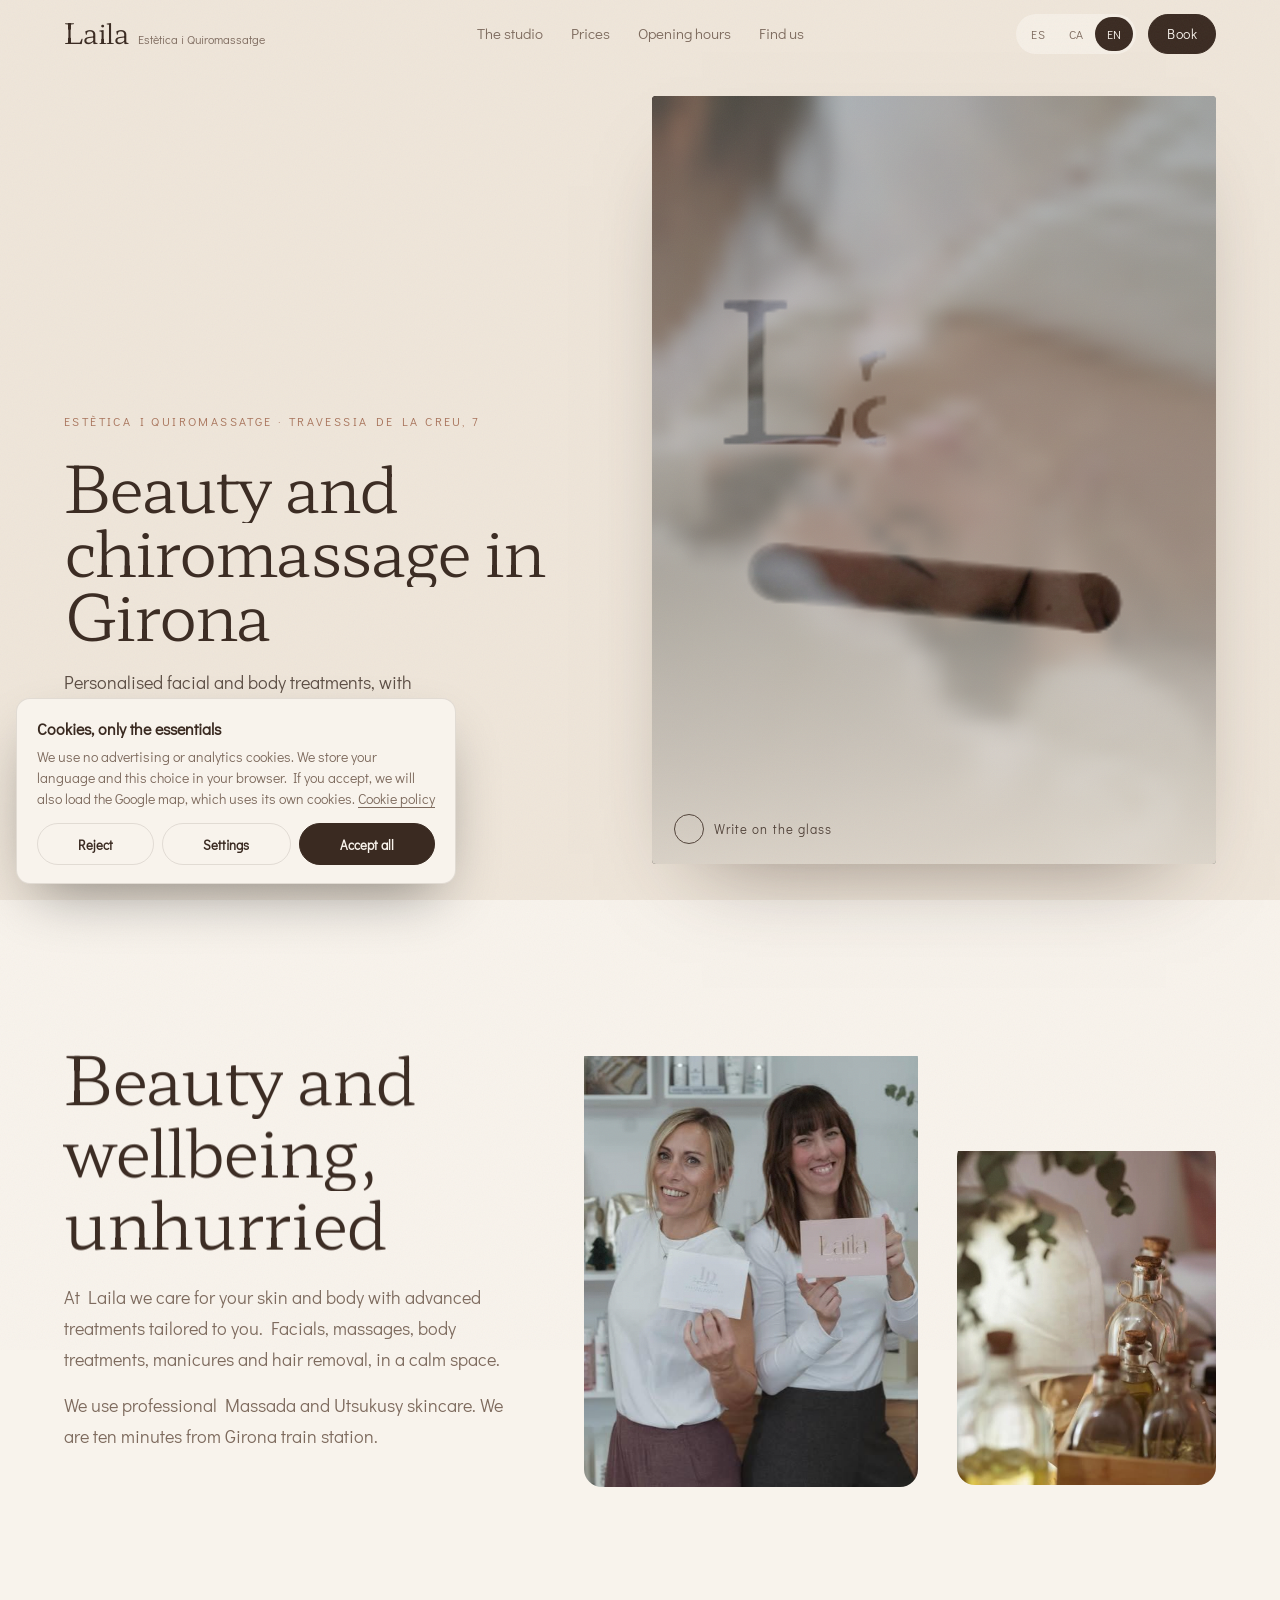
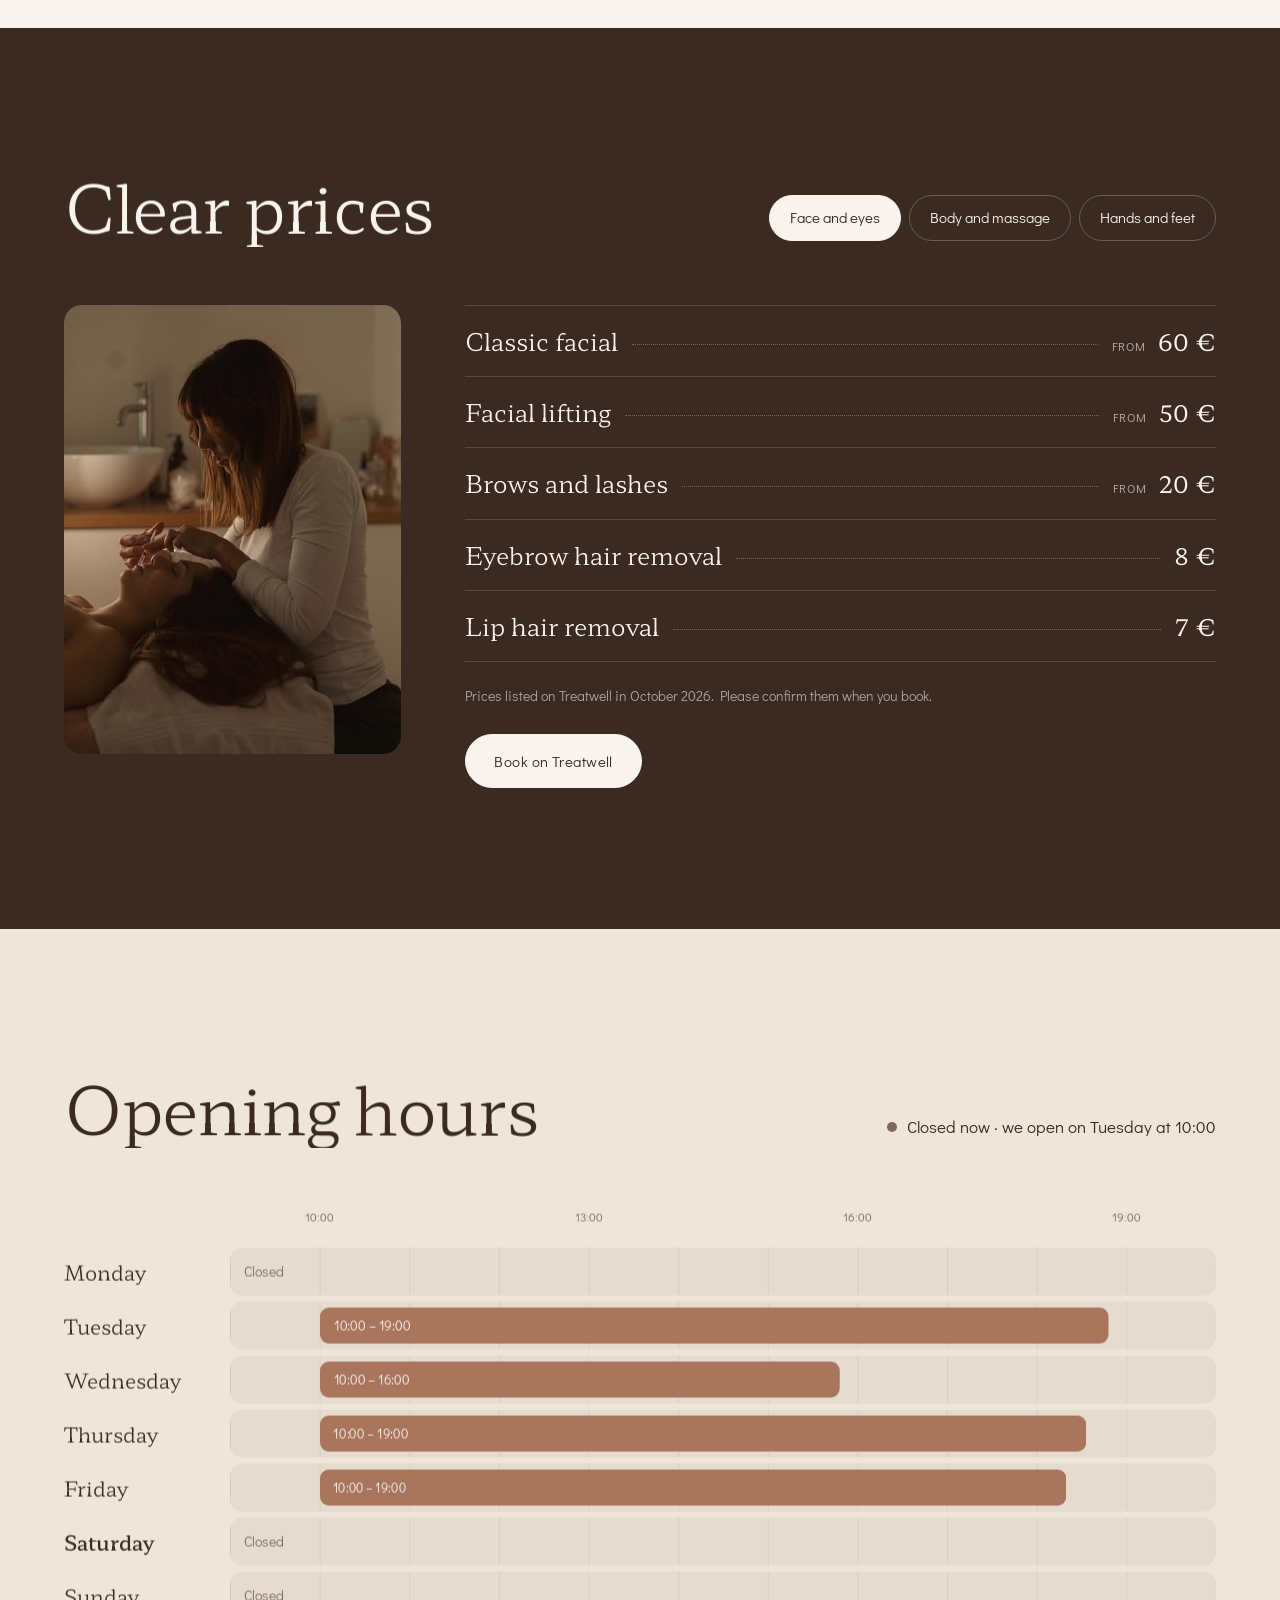
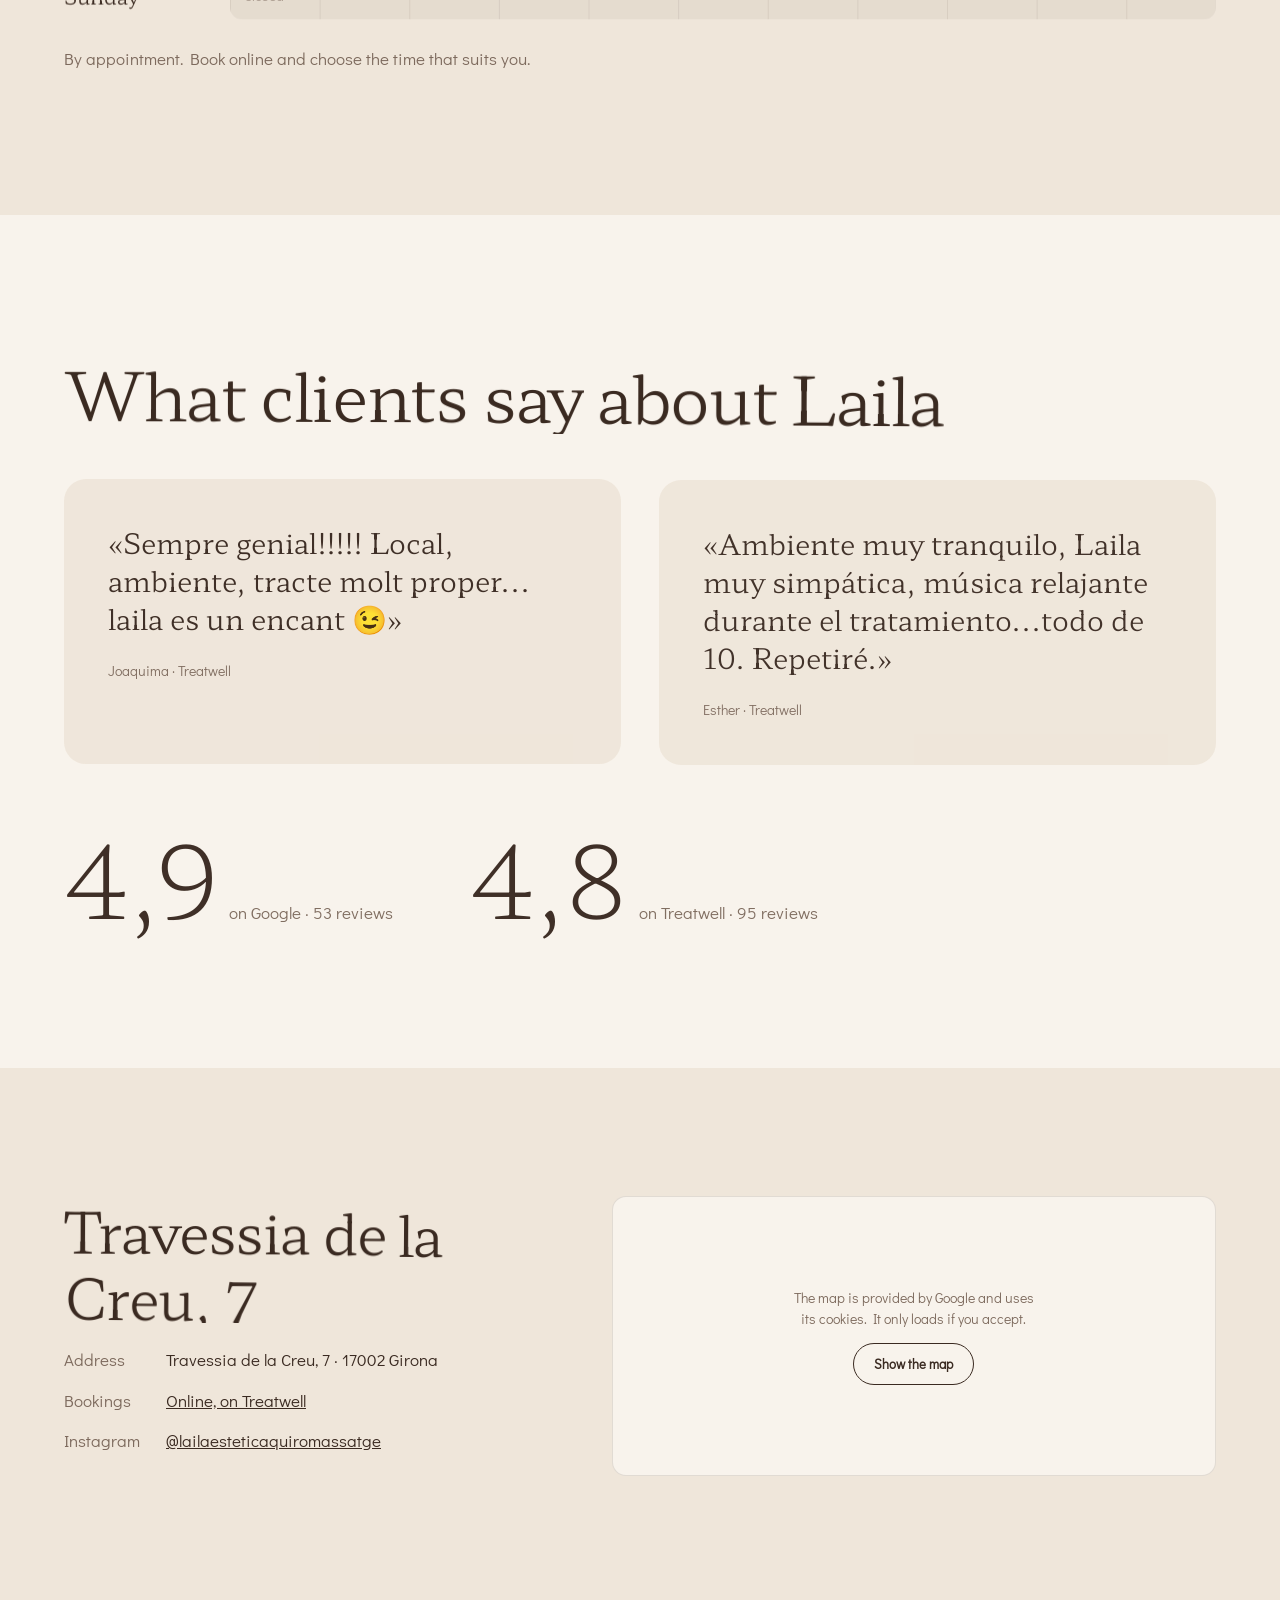
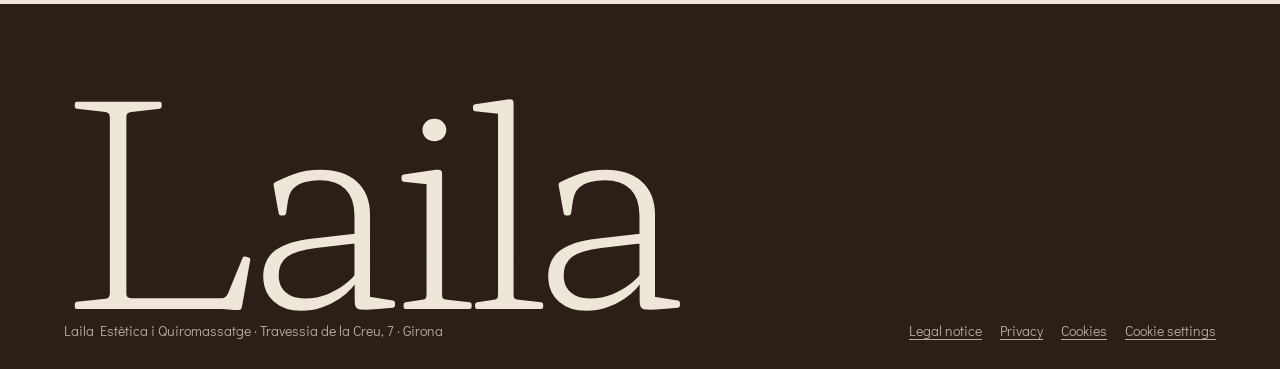
<file: index.html>
<!doctype html>
<html lang="es">
<head>
<meta charset="utf-8">
<meta name="viewport" content="width=device-width, initial-scale=1, viewport-fit=cover">
<title>Laila Estètica i Quiromassatge · Girona</title>
<meta name="description" content="Laila Estètica i Quiromassatge, Travessia de la Creu 7, Girona. Tratamientos faciales y corporales, masajes, manicura y depilación. Precios claros y reserva online en Treatwell. 4,9 en Google.">
<meta name="theme-color" content="#efe6da">
<link rel="icon" href="assets/favicon.svg" type="image/svg+xml">
<link rel="alternate" hreflang="es" href="?lang=es"><link rel="alternate" hreflang="ca" href="?lang=ca"><link rel="alternate" hreflang="en" href="?lang=en">
<meta property="og:title" content="Laila Estètica i Quiromassatge · Girona">
<meta property="og:description" content="Belleza y bienestar en Girona. Reserva online.">
<meta property="og:image" content="assets/img/masaje-facial.jpg">
<script>document.documentElement.classList.add('js')</script>
<link rel="stylesheet" href="css/fonts.css">
<link rel="stylesheet" href="css/premium.css">
<link rel="stylesheet" href="css/style.css">
<link rel="stylesheet" href="css/legal.css">
<script type="application/ld+json">
{"@context":"https://schema.org","@type":"BeautySalon","name":"Laila Estètica i Quiromassatge","address":{"@type":"PostalAddress","streetAddress":"Travessia de la Creu, 7","postalCode":"17002","addressLocality":"Girona","addressRegion":"Girona","addressCountry":"ES"},"aggregateRating":{"@type":"AggregateRating","ratingValue":"4.9","reviewCount":"53"},"openingHoursSpecification":[{"@type":"OpeningHoursSpecification","dayOfWeek":["Tuesday","Thursday","Friday"],"opens":"10:00","closes":"19:00"},{"@type":"OpeningHoursSpecification","dayOfWeek":"Wednesday","opens":"10:00","closes":"16:00"}],"sameAs":["https://www.instagram.com/lailaesteticaquiromassatge/","https://www.treatwell.es/establecimiento/laila-estetica-i-quiromassage/"]}
</script>
</head>
<body class="grain">
<a class="skip" href="#main" data-i18n="skip">Saltar al contenido</a>

<header class="top">
  <a class="brand" href="#main" aria-label="Laila Estètica i Quiromassatge, inicio"><b>Laila</b><small>Estètica i Quiromassatge</small></a>
  <nav class="nav" aria-label="Principal">
    <a href="#centro" data-i18n="n1">El centro</a>
    <a href="#precios" data-i18n="n2">Precios</a>
    <a href="#horario" data-i18n="n3">Horario</a>
    <a href="#visita" data-i18n="n4">Dónde estamos</a>
  </nav>
  <div class="top-r">
    <div class="langs" role="group" aria-label="Idioma"><button type="button" data-lang="es">ES</button><button type="button" data-lang="ca">CA</button><button type="button" data-lang="en">EN</button></div>
    <a class="btn btn-sm" href="https://www.treatwell.es/establecimiento/laila-estetica-i-quiromassage/" target="_blank" rel="noopener" data-mag data-i18n="book">Reservar</a>
  </div>
</header>

<main id="main">
  <!-- PORTADA: a la derecha, un cristal empañado sobre la foto en el que «Laila» se escribe solo; el cursor también escribe -->
  <section class="hero" id="hero" aria-labelledby="h1">
    <div class="glass" id="glass">
      <img class="hero-img" src="assets/img/masaje-facial.jpg" alt="Masaje facial a una clienta tumbada en la camilla" width="1200" height="1600" data-i18n-attr="alt:hA">
      <canvas class="fog" id="fog" aria-hidden="true"></canvas>
      <p class="hint" aria-hidden="true" data-i18n="hint">Escribe en el cristal</p>
    </div>
    <div class="hero-in">
      <div class="hero-txt">
        <p class="kick" data-hero data-d=".3">Estètica i Quiromassatge · Travessia de la Creu, 7</p>
        <h1 id="h1" data-split data-hero data-d=".4" data-i18n="h1">Estética y quiromasaje en Girona</h1>
        <p class="hero-p" data-hero data-d="1.05" data-i18n="hp">Tratamientos faciales y corporales personalizados, con resultados visibles desde la primera sesión.</p>
        <div class="hero-cta" data-hero data-d="1.15">
          <a class="btn" href="https://www.treatwell.es/establecimiento/laila-estetica-i-quiromassage/" target="_blank" rel="noopener" data-mag data-i18n="bookTw">Reservar en Treatwell</a>
          <a class="btn btn-line" href="#precios" data-mag data-i18n="see">Ver precios</a>
        </div>
        <p class="hero-rate" data-hero data-d="1.25"><b>4,9</b> Google <span>·</span> <b>4,8</b> Treatwell</p>
      </div>
    </div>
  </section>

  <!-- EL CENTRO -->
  <section class="centro" id="centro" aria-labelledby="c-h">
    <div class="c-txt">
      <h2 id="c-h" data-split data-i18n="ch">Belleza y bienestar, sin prisas</h2>
      <p data-up data-i18n="cp1">En Laila cuidamos tu piel y tu cuerpo con tratamientos avanzados y adaptados a ti. Faciales, masajes, tratamientos corporales, manicura y depilación, en un espacio tranquilo.</p>
      <p data-up data-i18n="cp2">Trabajamos con cosmética profesional de Massada y Utsukusy. Estamos a diez minutos de la estación de tren de Girona.</p>
    </div>
    <figure class="c1" data-img><img src="assets/img/equipo.jpg" alt="El equipo de Laila sonriendo con dos tarjetas regalo del centro" width="480" height="640" loading="lazy" data-i18n-attr="alt:cA1"></figure>
    <figure class="c2" data-img><img src="assets/img/aceites.jpg" alt="Botellas de aceite de masaje sobre una bandeja de madera" width="480" height="640" loading="lazy" data-i18n-attr="alt:cA2"></figure>
  </section>

  <!-- PRECIOS -->
  <section class="precios" id="precios" aria-labelledby="p-h">
    <div class="p-head">
      <h2 id="p-h" data-split data-i18n="ph">Precios claros</h2>
      <div class="tabs" role="tablist" aria-label="Categorías" data-i18n-attr="aria-label:tabsL">
        <button type="button" role="tab" id="tb0" aria-controls="pn0" aria-selected="true" data-i18n="tb0">Rostro y mirada</button>
        <button type="button" role="tab" id="tb1" aria-controls="pn1" aria-selected="false" tabindex="-1" data-i18n="tb1">Cuerpo y masajes</button>
        <button type="button" role="tab" id="tb2" aria-controls="pn2" aria-selected="false" tabindex="-1" data-i18n="tb2">Manos y pies</button>
      </div>
    </div>
    <div class="p-body">
      <div class="p-img" aria-hidden="true">
        <img class="on" src="assets/img/facial.jpg" alt="" width="480" height="640" loading="lazy">
        <img src="assets/img/piernas.jpg" alt="" width="480" height="640" loading="lazy">
        <img src="assets/img/manicura.jpg" alt="" width="480" height="640" loading="lazy">
      </div>
      <div class="panels">
        <ul class="pl" role="tabpanel" id="pn0" aria-labelledby="tb0">
          <li><span data-i18n="r1">Tratamiento facial clásico</span><i></i><b><small data-i18n="from">desde</small> 60 €</b></li>
          <li><span data-i18n="r2">Lifting facial</span><i></i><b><small data-i18n="from">desde</small> 50 €</b></li>
          <li><span data-i18n="r3">Cejas y pestañas</span><i></i><b><small data-i18n="from">desde</small> 20 €</b></li>
          <li><span data-i18n="r4">Depilación de cejas</span><i></i><b>8 €</b></li>
          <li><span data-i18n="r5">Depilación de labio</span><i></i><b>7 €</b></li>
        </ul>
        <ul class="pl" role="tabpanel" id="pn1" aria-labelledby="tb1" hidden>
          <li><span data-i18n="r6">Masajes</span><i></i><b><small data-i18n="from">desde</small> 55 €</b></li>
          <li><span data-i18n="r7">Tratamientos anticelulíticos</span><i></i><b><small data-i18n="from">desde</small> 75 €</b></li>
          <li><span data-i18n="r8">Depilación láser</span><i></i><b><small data-i18n="from">desde</small> 31 €</b></li>
        </ul>
        <ul class="pl" role="tabpanel" id="pn2" aria-labelledby="tb2" hidden>
          <li><span data-i18n="r9">Manicura básica</span><i></i><b>20 €</b></li>
          <li><span data-i18n="r10">Manicura semipermanente · 50 min</span><i></i><b>25 €</b></li>
          <li><span data-i18n="r11">Semipermanente con refuerzo</span><i></i><b>28 €</b></li>
          <li><span data-i18n="r12">Retirar semipermanente</span><i></i><b>10 €</b></li>
          <li><span data-i18n="r13">Pedicura</span><i></i><b><small data-i18n="from">desde</small> 25 €</b></li>
        </ul>
        <p class="p-note" data-i18n="pnote">Precios publicados en Treatwell en octubre de 2026. Confírmalos al reservar.</p>
        <a class="btn" href="https://www.treatwell.es/establecimiento/laila-estetica-i-quiromassage/" target="_blank" rel="noopener" data-mag data-i18n="bookTw">Reservar en Treatwell</a>
      </div>
    </div>
  </section>

  <!-- HORARIO: la semana en barras, con la hora de ahora marcada -->
  <section class="horario" id="horario" aria-labelledby="h-h">
    <div class="h-head">
      <h2 id="h-h" data-split data-i18n="hh">Horario</h2>
      <p class="now" id="now" aria-live="polite"></p>
    </div>
    <div class="week" id="week" data-up></div>
    <p class="h-note" data-i18n="hnote">Con cita previa. Reserva online y elige la hora que mejor te vaya.</p>
  </section>

  <!-- OPINIONES -->
  <section class="opiniones" aria-labelledby="o-h">
    <h2 id="o-h" data-split data-i18n="oh">Lo que dicen de Laila</h2>
    <div class="o-grid">
      <figure class="q" data-up><blockquote lang="ca"><p>«Sempre genial!!!!! Local, ambiente, tracte molt proper... laila es un encant 😉»</p></blockquote><figcaption>Joaquima · Treatwell</figcaption></figure>
      <figure class="q" data-up=".1"><blockquote lang="es"><p>«Ambiente muy tranquilo, Laila muy simpática, música relajante durante el tratamiento...todo de 10. Repetiré.»</p></blockquote><figcaption>Esther · Treatwell</figcaption></figure>
    </div>
    <ul class="o-rates" data-up>
      <li><b>4,9</b><span data-i18n="oG">en Google · 53 reseñas</span></li>
      <li><b>4,8</b><span data-i18n="oT">en Treatwell · 95 opiniones</span></li>
    </ul>
  </section>

  <!-- VISITA -->
  <section class="visita" id="visita" aria-labelledby="v-h">
    <div class="v-txt">
      <h2 id="v-h" data-split>Travessia de la Creu, 7</h2>
      <dl>
        <dt data-i18n="d1">Dirección</dt><dd>Travessia de la Creu, 7 · 17002 Girona</dd>
        <dt data-i18n="d2">Reservas</dt><dd><a href="https://www.treatwell.es/establecimiento/laila-estetica-i-quiromassage/" target="_blank" rel="noopener" data-i18n="d2v">Online, en Treatwell</a></dd>
        <dt>Instagram</dt><dd><a href="https://www.instagram.com/lailaesteticaquiromassatge/" target="_blank" rel="noopener">@lailaesteticaquiromassatge</a></dd>
      </dl>
    </div>
    <div class="cc-map v-map" data-src="https://www.google.com/maps?q=Laila+Est%C3%A8tica+i+Quiromassatge,+Travessia+de+la+Creu+7,+17002+Girona&output=embed" data-title="Mapa: Laila Estètica i Quiromassatge"></div>
  </section>
</main>

<footer class="foot">
  <p class="foot-word" aria-hidden="true">Laila</p>
  <div class="foot-row">
    <p>Laila Estètica i Quiromassatge · Travessia de la Creu, 7 · Girona</p>
    <nav class="foot-links" aria-label="Información legal">
      <a href="aviso-legal.html" data-i18n="lg1">Aviso legal</a>
      <a href="privacidad.html" data-i18n="lg2">Privacidad</a>
      <a href="cookies.html" data-i18n="lg3">Cookies</a>
      <button type="button" data-cookies-open data-i18n="lg4">Configurar cookies</button>
    </nav>
  </div>
</footer>

<script src="js/lang.js"></script>
<script src="js/i18n.js" data-site="laila-estetica-girona"></script>
<script src="js/consent.js" data-site="laila-estetica-girona"></script>
<script src="js/vendor/gsap.min.js"></script>
<script src="js/vendor/ScrollTrigger.min.js"></script>
<script src="js/vendor/lenis.min.js"></script>
<script src="js/premium.js"></script>
<script src="js/main.js"></script>
</body>
</html>
</file>
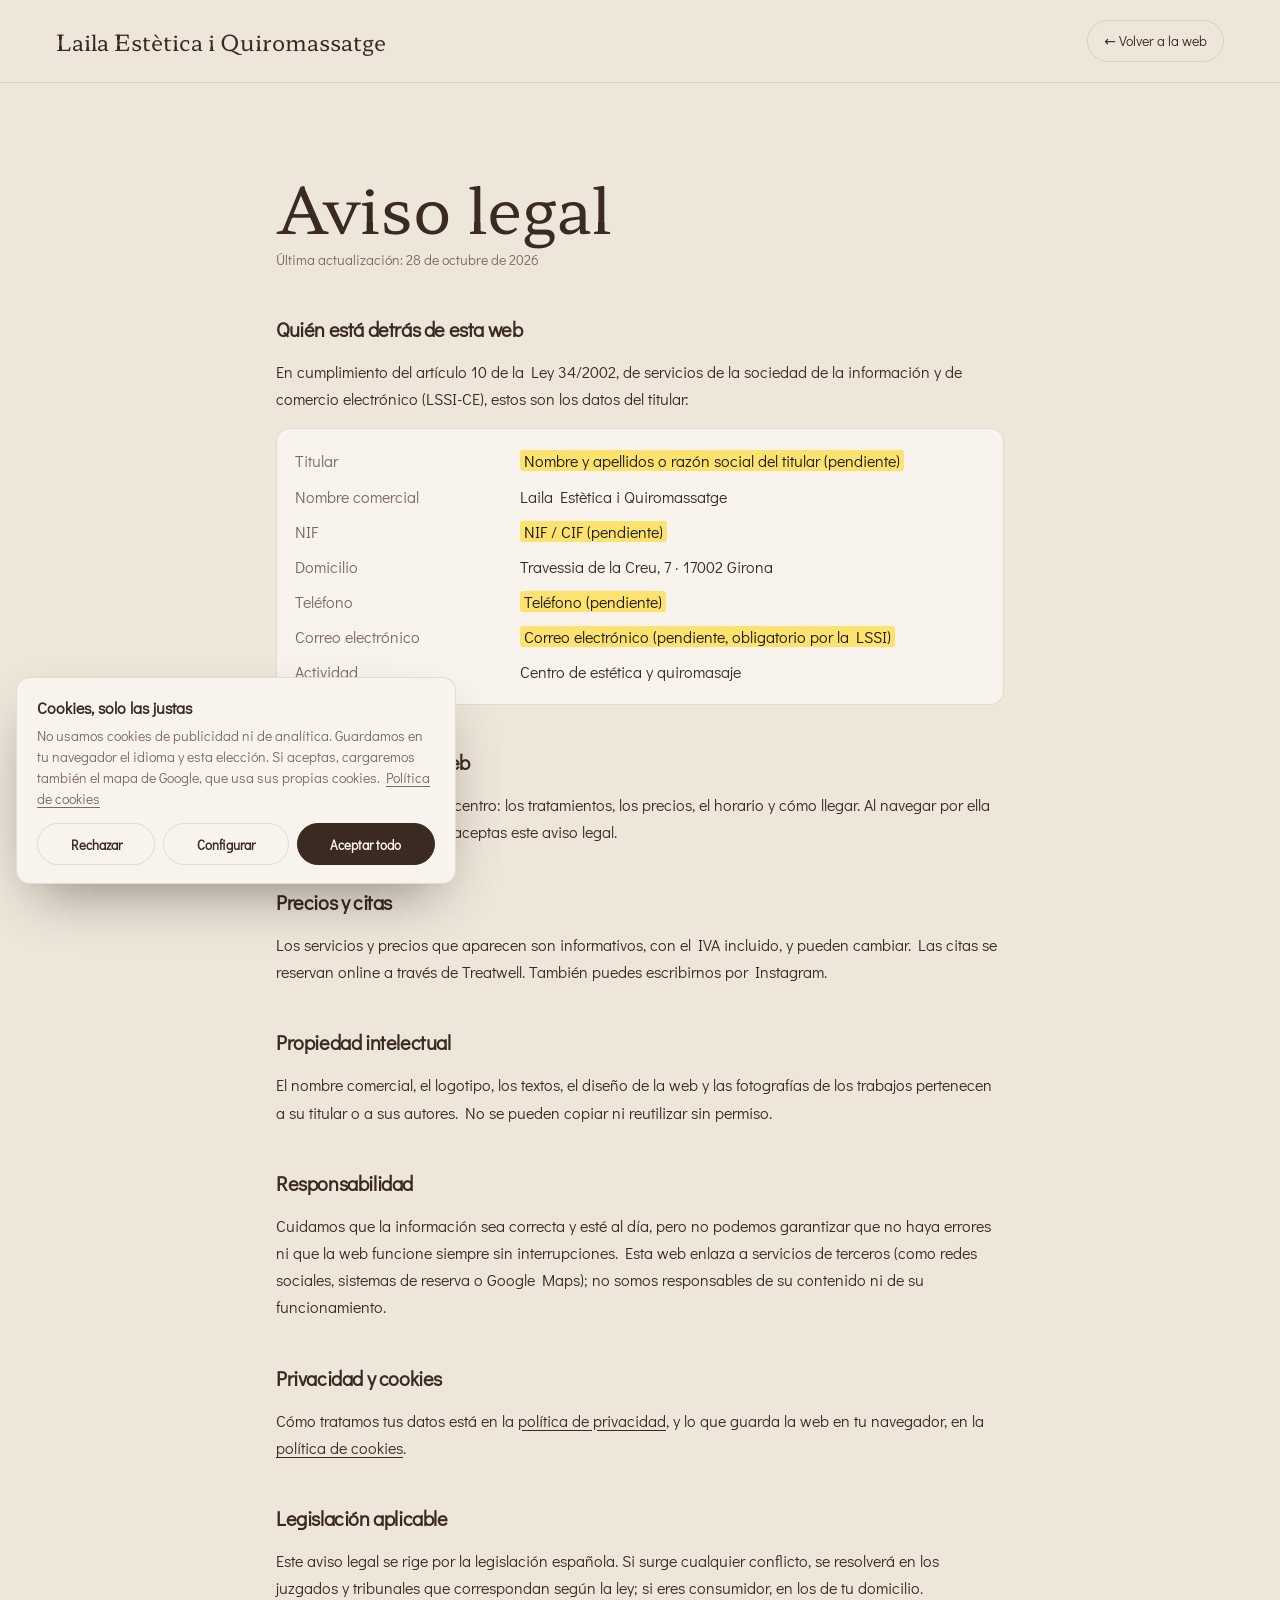
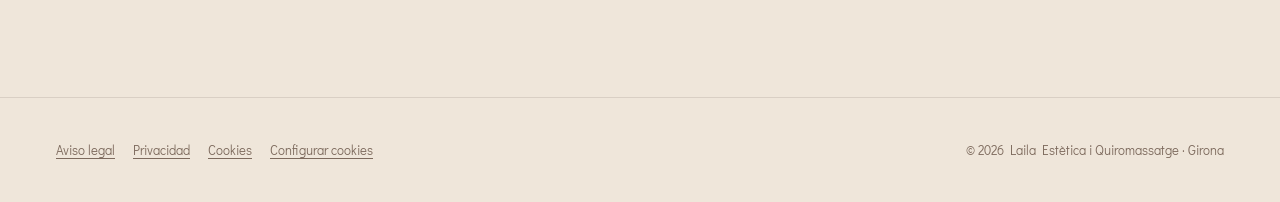
<file: aviso-legal.html>
<!doctype html>
<html lang="es">
<head>
<meta charset="utf-8">
<meta name="viewport" content="width=device-width, initial-scale=1, viewport-fit=cover">
<title>Aviso legal · Laila Estètica i Quiromassatge</title>
<meta name="robots" content="noindex, follow">
<meta name="theme-color" content="#efe6da">
<link rel="icon" href="assets/favicon.svg" type="image/svg+xml">
<link rel="stylesheet" href="css/fonts.css">
<link rel="stylesheet" href="css/premium.css">
<link rel="stylesheet" href="css/style.css">
<link rel="stylesheet" href="css/legal.css">
</head>
<body class="legal-page">
<header class="legal-top">
  <a class="legal-brand" href="./">Laila Estètica i Quiromassatge</a>
  <a class="legal-back" href="./">&larr; Volver a la web</a>
</header>
<main class="legal">
  <h1>Aviso legal</h1>
  <p class="upd">Última actualización: 28 de octubre de 2026</p>

  <h2>Quién está detrás de esta web</h2>
  <p>En cumplimiento del artículo 10 de la Ley 34/2002, de servicios de la sociedad de la información y de comercio electrónico (LSSI-CE), estos son los datos del titular:</p>
  <dl>
    <dt>Titular</dt><dd><mark>Nombre y apellidos o razón social del titular (pendiente)</mark></dd>
    <dt>Nombre comercial</dt><dd>Laila Estètica i Quiromassatge</dd>
    <dt>NIF</dt><dd><mark>NIF / CIF (pendiente)</mark></dd>
    <dt>Domicilio</dt><dd>Travessia de la Creu, 7 · 17002 Girona</dd>
    <dt>Teléfono</dt><dd><mark>Teléfono (pendiente)</mark></dd>
    <dt>Correo electrónico</dt><dd><mark>Correo electrónico (pendiente, obligatorio por la LSSI)</mark></dd>
    <dt>Actividad</dt><dd>Centro de estética y quiromasaje</dd>
  </dl>

  <h2>Para qué sirve esta web</h2>
  <p>Esta web informa sobre el centro: los tratamientos, los precios, el horario y cómo llegar. Al navegar por ella te conviertes en usuario y aceptas este aviso legal.</p>

  <h2>Precios y citas</h2>
  <p>Los servicios y precios que aparecen son informativos, con el IVA incluido, y pueden cambiar. Las citas se reservan online a través de Treatwell. También puedes escribirnos por Instagram.</p>

  <h2>Propiedad intelectual</h2>
  <p>El nombre comercial, el logotipo, los textos, el diseño de la web y las fotografías de los trabajos pertenecen a su titular o a sus autores. No se pueden copiar ni reutilizar sin permiso.</p>

  <h2>Responsabilidad</h2>
  <p>Cuidamos que la información sea correcta y esté al día, pero no podemos garantizar que no haya errores ni que la web funcione siempre sin interrupciones. Esta web enlaza a servicios de terceros (como redes sociales, sistemas de reserva o Google Maps); no somos responsables de su contenido ni de su funcionamiento.</p>

  <h2>Privacidad y cookies</h2>
  <p>Cómo tratamos tus datos está en la <a href="privacidad.html">política de privacidad</a>, y lo que guarda la web en tu navegador, en la <a href="cookies.html">política de cookies</a>.</p>

  <h2>Legislación aplicable</h2>
  <p>Este aviso legal se rige por la legislación española. Si surge cualquier conflicto, se resolverá en los juzgados y tribunales que correspondan según la ley; si eres consumidor, en los de tu domicilio.</p>
</main>
<footer class="legal-foot">
  <nav class="legal-links" aria-label="Información legal">
    <a href="aviso-legal.html" aria-current="page">Aviso legal</a>
    <a href="privacidad.html">Privacidad</a>
    <a href="cookies.html">Cookies</a>
    <button type="button" data-cookies-open>Configurar cookies</button>
  </nav>
  <p>© 2026 Laila Estètica i Quiromassatge · Girona</p>
</footer>
<script src="js/consent.js" data-site="laila-estetica-girona"></script>
</body>
</html>
</file>
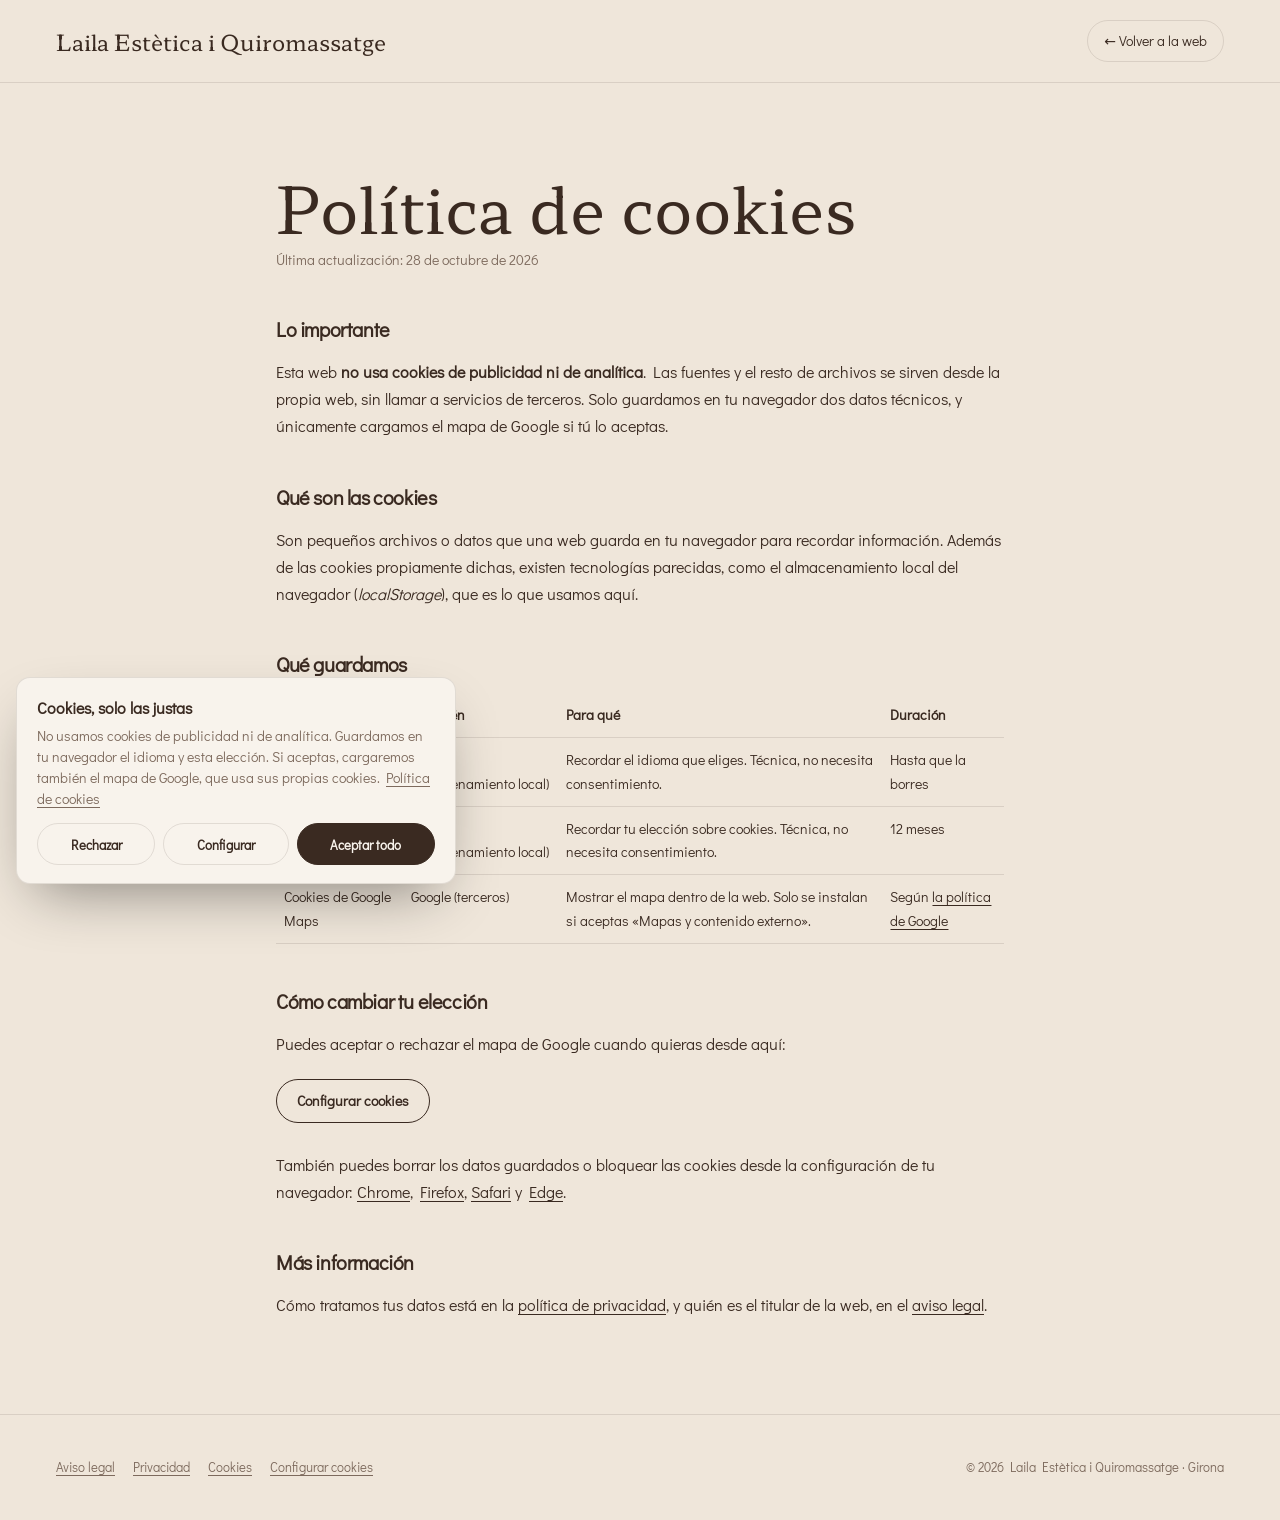
<file: cookies.html>
<!doctype html>
<html lang="es">
<head>
<meta charset="utf-8">
<meta name="viewport" content="width=device-width, initial-scale=1, viewport-fit=cover">
<title>Política de cookies · Laila Estètica i Quiromassatge</title>
<meta name="robots" content="noindex, follow">
<meta name="theme-color" content="#efe6da">
<link rel="icon" href="assets/favicon.svg" type="image/svg+xml">
<link rel="stylesheet" href="css/fonts.css">
<link rel="stylesheet" href="css/premium.css">
<link rel="stylesheet" href="css/style.css">
<link rel="stylesheet" href="css/legal.css">
</head>
<body class="legal-page">
<header class="legal-top">
  <a class="legal-brand" href="./">Laila Estètica i Quiromassatge</a>
  <a class="legal-back" href="./">&larr; Volver a la web</a>
</header>
<main class="legal">
  <h1>Política de cookies</h1>
  <p class="upd">Última actualización: 28 de octubre de 2026</p>

  <h2>Lo importante</h2>
  <p>Esta web <strong>no usa cookies de publicidad ni de analítica</strong>. Las fuentes y el resto de archivos se sirven desde la propia web, sin llamar a servicios de terceros. Solo guardamos en tu navegador dos datos técnicos, y únicamente cargamos el mapa de Google si tú lo aceptas.</p>

  <h2>Qué son las cookies</h2>
  <p>Son pequeños archivos o datos que una web guarda en tu navegador para recordar información. Además de las cookies propiamente dichas, existen tecnologías parecidas, como el almacenamiento local del navegador (<em>localStorage</em>), que es lo que usamos aquí.</p>

  <h2>Qué guardamos</h2>
  <table>
    <thead><tr><th>Nombre</th><th>De quién</th><th>Para qué</th><th>Duración</th></tr></thead>
    <tbody>
      <tr><td>laila-estetica-girona-lang</td><td>Propia (almacenamiento local)</td><td>Recordar el idioma que eliges. Técnica, no necesita consentimiento.</td><td>Hasta que la borres</td></tr>
      <tr><td>laila-estetica-girona-consent</td><td>Propia (almacenamiento local)</td><td>Recordar tu elección sobre cookies. Técnica, no necesita consentimiento.</td><td>12 meses</td></tr>
      <tr><td>Cookies de Google Maps</td><td>Google (terceros)</td><td>Mostrar el mapa dentro de la web. Solo se instalan si aceptas «Mapas y contenido externo».</td><td>Según <a href="https://policies.google.com/technologies/cookies?hl=es" target="_blank" rel="noopener">la política de Google</a></td></tr>
    </tbody>
  </table>

  <h2>Cómo cambiar tu elección</h2>
  <p>Puedes aceptar o rechazar el mapa de Google cuando quieras desde aquí:</p>
  <button type="button" class="legal-btn" data-cookies-open>Configurar cookies</button>
  <p>También puedes borrar los datos guardados o bloquear las cookies desde la configuración de tu navegador:
    <a href="https://support.google.com/chrome/answer/95647?hl=es" target="_blank" rel="noopener">Chrome</a>,
    <a href="https://support.mozilla.org/es/kb/Borrar%20cookies" target="_blank" rel="noopener">Firefox</a>,
    <a href="https://support.apple.com/es-es/guide/safari/sfri11471/mac" target="_blank" rel="noopener">Safari</a> y
    <a href="https://support.microsoft.com/es-es/microsoft-edge/eliminar-las-cookies-en-microsoft-edge-63947406-40ac-c3b8-57b9-2a946a29ae09" target="_blank" rel="noopener">Edge</a>.</p>

  <h2>Más información</h2>
  <p>Cómo tratamos tus datos está en la <a href="privacidad.html">política de privacidad</a>, y quién es el titular de la web, en el <a href="aviso-legal.html">aviso legal</a>.</p>
</main>
<footer class="legal-foot">
  <nav class="legal-links" aria-label="Información legal">
    <a href="aviso-legal.html">Aviso legal</a>
    <a href="privacidad.html">Privacidad</a>
    <a href="cookies.html" aria-current="page">Cookies</a>
    <button type="button" data-cookies-open>Configurar cookies</button>
  </nav>
  <p>© 2026 Laila Estètica i Quiromassatge · Girona</p>
</footer>
<script src="js/consent.js" data-site="laila-estetica-girona"></script>
</body>
</html>
</file>
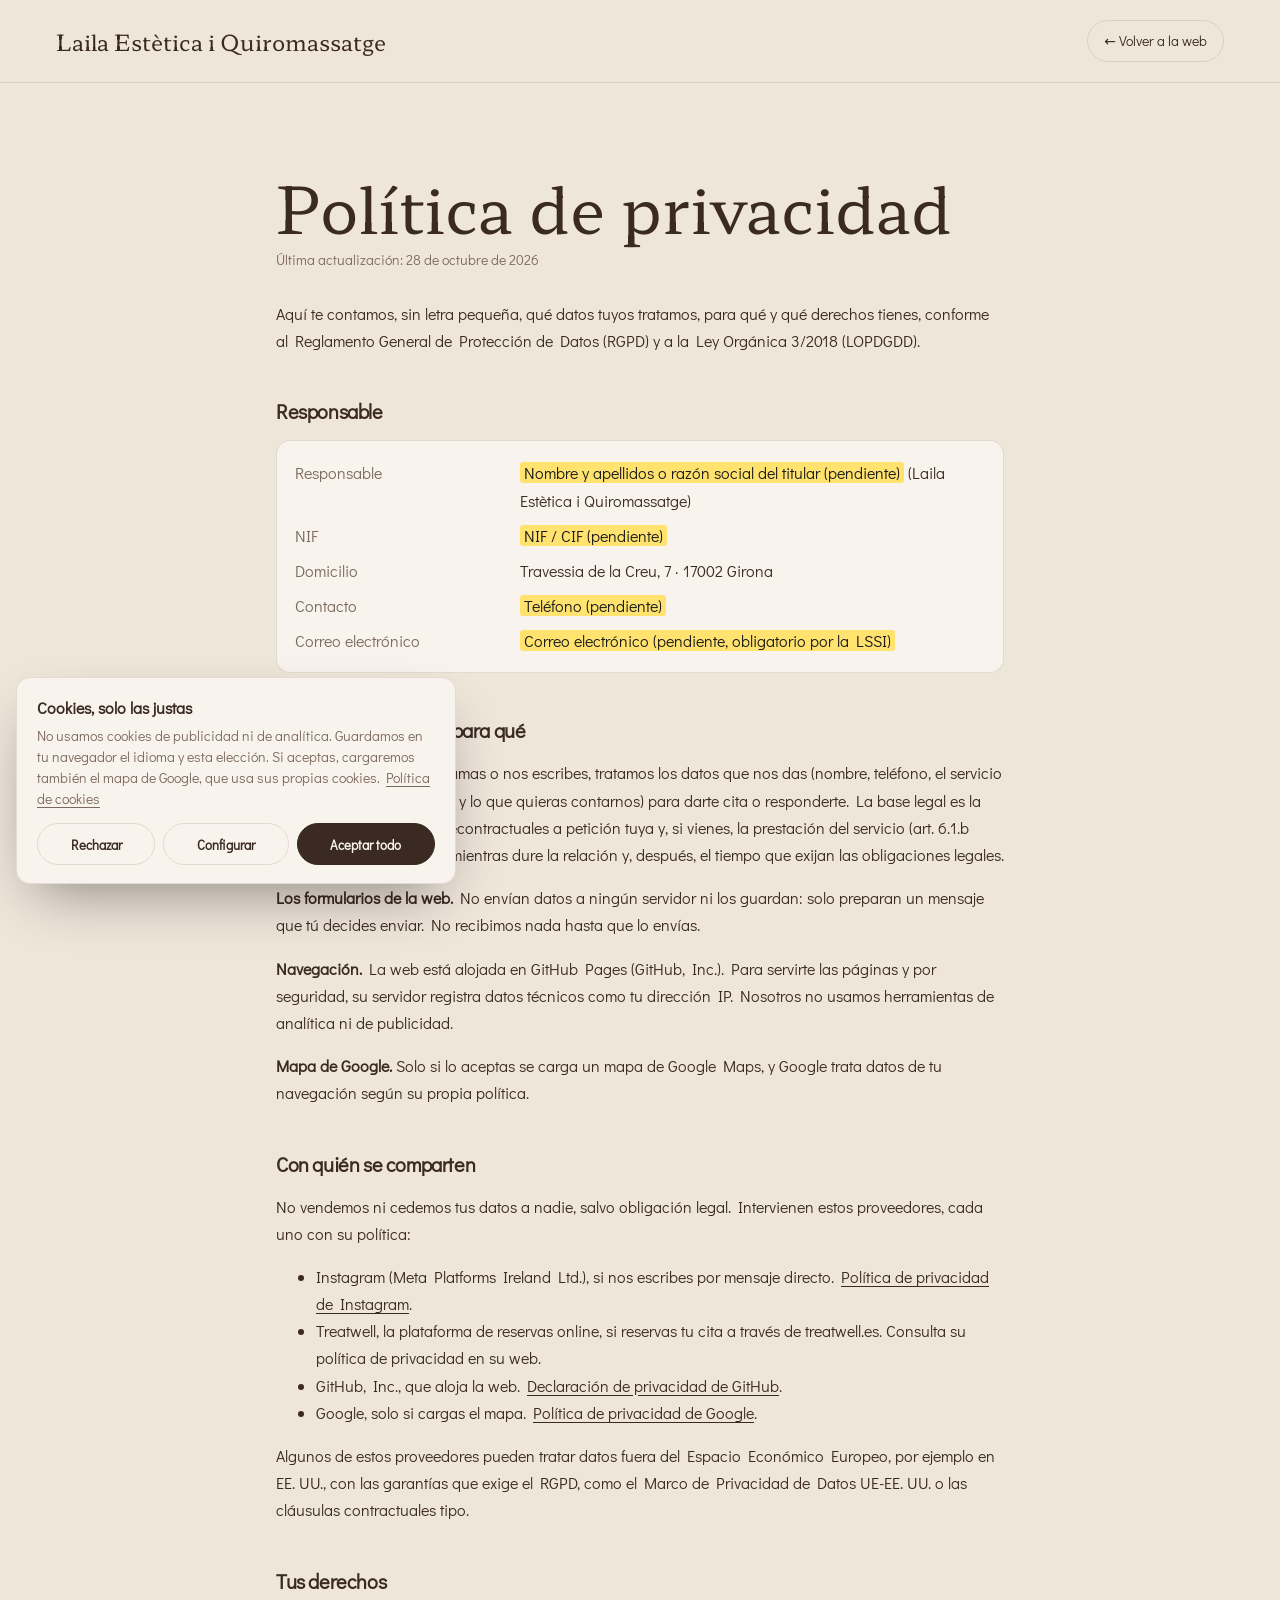
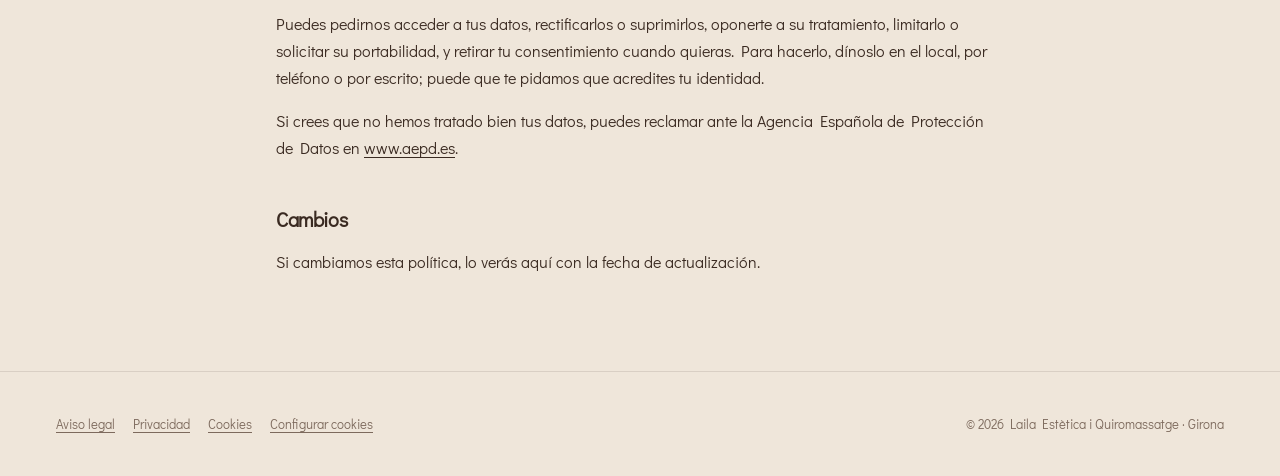
<file: privacidad.html>
<!doctype html>
<html lang="es">
<head>
<meta charset="utf-8">
<meta name="viewport" content="width=device-width, initial-scale=1, viewport-fit=cover">
<title>Política de privacidad · Laila Estètica i Quiromassatge</title>
<meta name="robots" content="noindex, follow">
<meta name="theme-color" content="#efe6da">
<link rel="icon" href="assets/favicon.svg" type="image/svg+xml">
<link rel="stylesheet" href="css/fonts.css">
<link rel="stylesheet" href="css/premium.css">
<link rel="stylesheet" href="css/style.css">
<link rel="stylesheet" href="css/legal.css">
</head>
<body class="legal-page">
<header class="legal-top">
  <a class="legal-brand" href="./">Laila Estètica i Quiromassatge</a>
  <a class="legal-back" href="./">&larr; Volver a la web</a>
</header>
<main class="legal">
  <h1>Política de privacidad</h1>
  <p class="upd">Última actualización: 28 de octubre de 2026</p>
  <p>Aquí te contamos, sin letra pequeña, qué datos tuyos tratamos, para qué y qué derechos tienes, conforme al Reglamento General de Protección de Datos (RGPD) y a la Ley Orgánica 3/2018 (LOPDGDD).</p>

  <h2>Responsable</h2>
  <dl>
    <dt>Responsable</dt><dd><mark>Nombre y apellidos o razón social del titular (pendiente)</mark> (Laila Estètica i Quiromassatge)</dd>
    <dt>NIF</dt><dd><mark>NIF / CIF (pendiente)</mark></dd>
    <dt>Domicilio</dt><dd>Travessia de la Creu, 7 · 17002 Girona</dd>
    <dt>Contacto</dt><dd><mark>Teléfono (pendiente)</mark></dd>
    <dt>Correo electrónico</dt><dd><mark>Correo electrónico (pendiente, obligatorio por la LSSI)</mark></dd>
  </dl>

  <h2>Qué datos tratamos y para qué</h2>
  <p><strong>Citas y consultas.</strong> Si nos llamas o nos escribes, tratamos los datos que nos das (nombre, teléfono, el servicio que te interesa, día y hora, y lo que quieras contarnos) para darte cita o responderte. La base legal es la aplicación de medidas precontractuales a petición tuya y, si vienes, la prestación del servicio (art. 6.1.b RGPD). Los conservamos mientras dure la relación y, después, el tiempo que exijan las obligaciones legales.</p>
  <p><strong>Los formularios de la web.</strong> No envían datos a ningún servidor ni los guardan: solo preparan un mensaje que tú decides enviar. No recibimos nada hasta que lo envías.</p>
  <p><strong>Navegación.</strong> La web está alojada en GitHub Pages (GitHub, Inc.). Para servirte las páginas y por seguridad, su servidor registra datos técnicos como tu dirección IP. Nosotros no usamos herramientas de analítica ni de publicidad.</p>
  <p><strong>Mapa de Google.</strong> Solo si lo aceptas se carga un mapa de Google Maps, y Google trata datos de tu navegación según su propia política.</p>

  <h2>Con quién se comparten</h2>
  <p>No vendemos ni cedemos tus datos a nadie, salvo obligación legal. Intervienen estos proveedores, cada uno con su política:</p>
  <ul>
    <li>Instagram (Meta Platforms Ireland Ltd.), si nos escribes por mensaje directo. <a href="https://privacycenter.instagram.com/policy" target="_blank" rel="noopener">Política de privacidad de Instagram</a>.</li>
    <li>Treatwell, la plataforma de reservas online, si reservas tu cita a través de treatwell.es. Consulta su política de privacidad en su web.</li>
    <li>GitHub, Inc., que aloja la web. <a href="https://docs.github.com/es/site-policy/privacy-policies/github-general-privacy-statement" target="_blank" rel="noopener">Declaración de privacidad de GitHub</a>.</li>
    <li>Google, solo si cargas el mapa. <a href="https://policies.google.com/privacy?hl=es" target="_blank" rel="noopener">Política de privacidad de Google</a>.</li>
  </ul>
  <p>Algunos de estos proveedores pueden tratar datos fuera del Espacio Económico Europeo, por ejemplo en EE. UU., con las garantías que exige el RGPD, como el Marco de Privacidad de Datos UE-EE. UU. o las cláusulas contractuales tipo.</p>

  <h2>Tus derechos</h2>
  <p>Puedes pedirnos acceder a tus datos, rectificarlos o suprimirlos, oponerte a su tratamiento, limitarlo o solicitar su portabilidad, y retirar tu consentimiento cuando quieras. Para hacerlo, dínoslo en el local, por teléfono o por escrito; puede que te pidamos que acredites tu identidad.</p>
  <p>Si crees que no hemos tratado bien tus datos, puedes reclamar ante la Agencia Española de Protección de Datos en <a href="https://www.aepd.es/" target="_blank" rel="noopener">www.aepd.es</a>.</p>

  <h2>Cambios</h2>
  <p>Si cambiamos esta política, lo verás aquí con la fecha de actualización.</p>
</main>
<footer class="legal-foot">
  <nav class="legal-links" aria-label="Información legal">
    <a href="aviso-legal.html">Aviso legal</a>
    <a href="privacidad.html" aria-current="page">Privacidad</a>
    <a href="cookies.html">Cookies</a>
    <button type="button" data-cookies-open>Configurar cookies</button>
  </nav>
  <p>© 2026 Laila Estètica i Quiromassatge · Girona</p>
</footer>
<script src="js/consent.js" data-site="laila-estetica-girona"></script>
</body>
</html>
</file>
<file: css/fonts.css>
/* Fuentes alojadas en la propia web (sin llamadas a Google) */
@font-face {
  font-family: 'Didact Gothic';
  font-style: normal;
  font-weight: 400;
  font-display: swap;
  src: url(../assets/fonts/didact-gothic-normal-400-latin-ext.woff2) format('woff2');
  unicode-range: U+0100-02BA, U+02BD-02C5, U+02C7-02CC, U+02CE-02D7, U+02DD-02FF, U+0304, U+0308, U+0329, U+1D00-1DBF, U+1E00-1E9F, U+1EF2-1EFF, U+2020, U+20A0-20AB, U+20AD-20C4, U+2113, U+2C60-2C7F, U+A720-A7FF;
}
@font-face {
  font-family: 'Didact Gothic';
  font-style: normal;
  font-weight: 400;
  font-display: swap;
  src: url(../assets/fonts/didact-gothic-normal-400-latin.woff2) format('woff2');
  unicode-range: U+0000-00FF, U+0131, U+0152-0153, U+02BB-02BC, U+02C6, U+02DA, U+02DC, U+0304, U+0308, U+0329, U+2000-206F, U+20AC, U+2122, U+2191, U+2193, U+2212, U+2215, U+FEFF, U+FFFD;
}
@font-face {
  font-family: 'Hahmlet';
  font-style: normal;
  font-weight: 200 700;
  font-display: swap;
  src: url(../assets/fonts/hahmlet-normal-200-700-latin-ext.woff2) format('woff2');
  unicode-range: U+0100-02BA, U+02BD-02C5, U+02C7-02CC, U+02CE-02D7, U+02DD-02FF, U+0304, U+0308, U+0329, U+1D00-1DBF, U+1E00-1E9F, U+1EF2-1EFF, U+2020, U+20A0-20AB, U+20AD-20C4, U+2113, U+2C60-2C7F, U+A720-A7FF;
}
@font-face {
  font-family: 'Hahmlet';
  font-style: normal;
  font-weight: 200 700;
  font-display: swap;
  src: url(../assets/fonts/hahmlet-normal-200-700-latin.woff2) format('woff2');
  unicode-range: U+0000-00FF, U+0131, U+0152-0153, U+02BB-02BC, U+02C6, U+02DA, U+02DC, U+0304, U+0308, U+0329, U+2000-206F, U+20AC, U+2122, U+2191, U+2193, U+2212, U+2215, U+FEFF, U+FFFD;
}
</file>
<file: css/premium.css>
/* Kit premium común (lote Girona 2): máscaras de palabras, grano de película, marquesinas y Lenis */
html.lenis, html.lenis body { height: auto; }
.lenis.lenis-smooth { scroll-behavior: auto !important; }
.lenis.lenis-stopped { overflow: hidden; }
.js:not(.ready) [data-hero], .js:not(.ready) [data-split] { visibility: hidden; }
.w { display: inline-block; overflow: hidden; vertical-align: top; padding: 0 .02em .1em; margin: 0 -.02em -.1em; }
.w-i { display: inline-block; will-change: transform; }
[data-img] { overflow: hidden; }
[data-img] img, [data-img] video { transform-origin: 50% 50%; }
[data-mag] { transition: translate .5s cubic-bezier(.2, .9, .3, 1.2); }
/* grano de película sobre toda la web */
.grain::after { content: ""; position: fixed; inset: -50%; z-index: 300; pointer-events: none; opacity: var(--grain, .06);
  background: url("data:image/svg+xml,%3Csvg xmlns='http://www.w3.org/2000/svg' width='220' height='220'%3E%3Cfilter id='n'%3E%3CfeTurbulence type='fractalNoise' baseFrequency='.85' numOctaves='3' stitchTiles='stitch'/%3E%3C/filter%3E%3Crect width='220' height='220' filter='url(%23n)'/%3E%3C/svg%3E");
  animation: grain 1.2s steps(6) infinite; }
@keyframes grain { 0% { translate: 0 0; } 20% { translate: -4% 3%; } 40% { translate: 3% -5%; } 60% { translate: -6% -2%; } 80% { translate: 5% 4%; } 100% { translate: 0 0; } }
/* marquesina infinita */
.mq { overflow: hidden; white-space: nowrap; }
.mq-t { display: inline-flex; animation: mq var(--mq, 30s) linear infinite; }
.mq-t > * { flex: none; }
@keyframes mq { to { transform: translateX(-50%); } }
@media (prefers-reduced-motion: reduce) { .grain::after, .mq-t { animation: none; } }
</file>
<file: css/style.css>
/* Laila · «Vaho»: la portada está tras un cristal empañado que el cursor limpia; avena, leche, cacao y arcilla */
:root {
  --oat: #efe6da; --milk: #f8f3ec; --cocoa: #3a2a21; --cocoa-2: #2c1f18; --clay: #a8735a; --mute: #7d6a5d; --line: #3a2a211f; --line-l: #f8f3ec26;
  --f-d: "Hahmlet", Georgia, serif; --f-b: "Didact Gothic", system-ui, sans-serif;
  --ease: cubic-bezier(.16, 1, .3, 1); --pad: clamp(16px, 5vw, 80px);
  --c-bg: var(--oat); --c-card: var(--milk); --c-ink: var(--cocoa); --c-mute: var(--mute); --c-line: var(--line); --c-acc: var(--cocoa); --c-acc-ink: var(--milk);
}
*, *::before, *::after { box-sizing: border-box; }
html { -webkit-text-size-adjust: 100%; }
body { margin: 0; background: var(--oat); color: var(--cocoa); font: 400 17px/1.7 var(--f-b); -webkit-font-smoothing: antialiased; overflow-x: hidden; --grain: .045; }
img { display: block; max-width: 100%; height: auto; }
a { color: inherit; }
::selection { background: var(--clay); color: var(--milk); }
:focus-visible { outline: 2px solid var(--clay); outline-offset: 3px; }
.skip { position: absolute; left: 12px; top: -60px; z-index: 100; padding: 10px 16px; background: var(--cocoa); color: var(--milk); border-radius: 999px; }
.skip:focus { top: 12px; }
h1, h2, h3 { margin: 0; font-family: var(--f-d); font-weight: 300; line-height: 1.08; }
h2 { font-size: clamp(40px, 5.2vw, 84px); letter-spacing: -.02em; }
.btn { display: inline-flex; align-items: center; justify-content: center; min-height: 54px; padding: 0 28px; border-radius: 999px; background: var(--cocoa); color: var(--milk); border: 1px solid var(--cocoa); text-decoration: none; font-size: 15px; letter-spacing: .03em; }
.btn-line { background: #f8f3ec8c; color: var(--cocoa); border-color: #3a2a2140; backdrop-filter: blur(8px); }
.btn-sm { min-height: 40px; padding: 0 18px; font-size: 14px; }
@media (hover: hover) and (pointer: fine) { .btn { transition: background .4s, color .4s, border-color .4s; } .btn:hover { background: var(--clay); border-color: var(--clay); color: var(--milk); } }

/* ---------- cabecera ---------- */
.top { position: fixed; z-index: 50; inset: 0 0 auto; display: flex; align-items: center; justify-content: space-between; gap: 16px; padding: 14px var(--pad); transition: background .4s, translate .6s var(--ease); }
.top.solid { background: #efe6dae6; backdrop-filter: blur(14px); }
.top.hide { translate: 0 -100%; }
.brand { display: flex; align-items: baseline; gap: 10px; text-decoration: none; }
.brand b { font: 300 28px/1 var(--f-d); letter-spacing: -.02em; }
.brand small { font-size: 12px; color: var(--mute); }
.nav { display: flex; gap: 28px; font-size: 15px; }
.nav a { text-decoration: none; color: var(--mute); }
.top-r { display: flex; align-items: center; gap: 12px; }
.langs { display: flex; padding: 3px; border-radius: 999px; background: #f8f3ecb3; backdrop-filter: blur(8px); }
.langs button { min-width: 38px; min-height: 34px; border: 0; border-radius: 999px; background: none; color: var(--mute); font: 400 12px/1 var(--f-b); letter-spacing: .06em; cursor: pointer; }
.langs button[aria-pressed="true"] { background: var(--cocoa); color: var(--milk); }
@media (hover: hover) and (pointer: fine) { .nav a { transition: color .3s; } .nav a:hover { color: var(--cocoa); } }
@media (max-width: 980px) { .nav { display: none; } }
@media (max-width: 560px) { .brand small { display: none; } }
@media (max-width: 400px) { .top-r .btn-sm { display: none; } }

/* ---------- portada: texto a la izquierda, cristal empañado a la derecha ---------- */
.hero { position: relative; min-height: 100svh; display: grid; grid-template-columns: 1fr 1.05fr; align-items: stretch; gap: clamp(24px, 4vw, 70px); padding: 96px var(--pad) clamp(24px, 4vh, 44px); background: var(--oat); }
.glass { position: relative; grid-column: 2; grid-row: 1; min-height: 520px; overflow: hidden; isolation: isolate; border-radius: 4px; background: #e6dccf; box-shadow: 0 40px 90px -50px #3a2a2199; }
.hero-img { position: absolute; inset: 0; z-index: -2; width: 100%; height: 100%; object-fit: cover; object-position: 50% 62%; }
.js .hero-img { opacity: 0; transition: opacity .8s; animation: show 0s 3s forwards; }
.js .glass.lit .hero-img { opacity: 1; }
@keyframes show { to { opacity: 1; } }
.fog { position: absolute; inset: 0; z-index: -1; width: 100%; height: 100%; touch-action: pan-y; }
.hint { position: absolute; left: 22px; bottom: 20px; margin: 0; display: flex; align-items: center; gap: 10px; font-size: 13px; letter-spacing: .08em; color: var(--cocoa); opacity: 0; transition: opacity .8s; pointer-events: none; }
.hint::before { content: ""; width: 30px; height: 30px; border-radius: 50%; border: 1px solid currentColor; animation: breathe 2.6s ease-in-out infinite; }
.glass.fogged .hint { opacity: .85; }
.glass.touched .hint { opacity: 0; }
@keyframes breathe { 50% { scale: .7; } }
@media (hover: none) { .hint { display: none; } }
.hero-in { grid-column: 1; grid-row: 1; display: flex; flex-direction: column; justify-content: flex-end; }
.kick { margin: 0 0 22px; font-size: 12px; letter-spacing: .2em; text-transform: uppercase; color: var(--clay); }
.hero h1 { font-size: clamp(44px, 5vw, 92px); font-weight: 300; line-height: 1; letter-spacing: -.03em; }
.hero-p { max-width: 40ch; margin: 22px 0 0; color: #3a2a21d0; font-size: 18px; }
.hero-cta { display: flex; flex-wrap: wrap; gap: 10px; margin-top: 30px; }
.hero-rate { margin: 24px 0 0; font-size: 14px; color: var(--mute); }
.hero-rate b { font: 400 22px/1 var(--f-d); color: var(--cocoa); }
.hero-rate span { margin: 0 6px; }
@media (max-width: 860px) {
  .hero { grid-template-columns: 1fr; padding-top: 80px; }
  .glass { grid-column: 1; grid-row: 1; min-height: 0; height: 58svh; }
  .hero-in { grid-row: 2; }
}

/* ---------- el centro ---------- */
.centro { display: grid; grid-template-columns: 1.15fr .8fr .62fr; gap: clamp(18px, 3vw, 44px); align-items: start; padding: clamp(90px, 11vw, 160px) var(--pad); background: var(--milk); }
.c-txt h2 { max-width: 11ch; margin-bottom: 26px; }
.c-txt p { margin: 0 0 16px; max-width: 44ch; color: var(--mute); font-size: 18px; }
.centro figure { margin: 0; border-radius: 18px; overflow: hidden; }
.centro img { width: 100%; aspect-ratio: 3 / 4; object-fit: cover; }
.c2 { margin-top: 38% !important; }
@media (max-width: 860px) { .centro { grid-template-columns: 1fr 1fr; } .c-txt { grid-column: 1 / -1; } .c2 { margin-top: 24% !important; } }

/* ---------- precios ---------- */
.precios { padding: clamp(90px, 11vw, 150px) var(--pad); background: var(--cocoa); color: var(--milk); }
.p-head { display: flex; flex-wrap: wrap; align-items: end; justify-content: space-between; gap: 24px; margin-bottom: clamp(36px, 5vw, 70px); }
.tabs { display: flex; flex-wrap: wrap; gap: 8px; }
.tabs button { min-height: 46px; padding: 0 20px; border-radius: 999px; border: 1px solid #f8f3ec40; background: none; color: var(--milk); font: 400 15px/1 var(--f-b); cursor: pointer; transition: background .4s, color .4s, border-color .4s; }
.tabs button[aria-selected="true"] { background: var(--milk); border-color: var(--milk); color: var(--cocoa); }
.p-body { display: grid; grid-template-columns: .62fr 1.38fr; gap: clamp(28px, 5vw, 90px); align-items: start; }
.p-img { position: relative; aspect-ratio: 3 / 4; border-radius: 18px; overflow: hidden; }
.p-img img { position: absolute; inset: 0; width: 100%; height: 100%; object-fit: cover; opacity: 0; scale: 1.08; transition: opacity 1s var(--ease), scale 1.6s var(--ease); }
.p-img img.on { opacity: 1; scale: 1; }
.pl { margin: 0; padding: 0; list-style: none; border-top: 1px solid var(--line-l); }
.pl li { display: flex; align-items: baseline; gap: 14px; padding: 20px 0; border-bottom: 1px solid var(--line-l); }
.pl span { font: 300 clamp(20px, 1.9vw, 28px)/1.25 var(--f-d); }
.pl i { flex: 1; min-width: 20px; border-bottom: 1px dotted #f8f3ec4d; translate: 0 -6px; }
.pl b { flex: none; font: 400 clamp(20px, 1.8vw, 26px)/1 var(--f-d); white-space: nowrap; }
.pl small { margin-right: 6px; font: 400 12px/1 var(--f-b); letter-spacing: .08em; text-transform: uppercase; opacity: .65; }
.p-note { margin: 22px 0 26px; font-size: 14px; color: #f8f3ec99; }
.precios .btn { background: var(--milk); color: var(--cocoa); border-color: var(--milk); }
@media (max-width: 860px) { .p-body { grid-template-columns: 1fr; } .p-img { max-width: 300px; aspect-ratio: 4 / 3; } }

/* ---------- horario ---------- */
.horario { padding: clamp(90px, 11vw, 150px) var(--pad); background: var(--oat); }
.h-head { display: flex; flex-wrap: wrap; align-items: end; justify-content: space-between; gap: 16px 30px; margin-bottom: clamp(30px, 4vw, 56px); }
.now { margin: 0; display: flex; align-items: center; gap: 10px; font-size: 17px; }
.now::before { content: ""; width: 10px; height: 10px; border-radius: 50%; background: var(--mute); }
.now.open::before { background: #6f8a5a; box-shadow: 0 0 0 0 #6f8a5a80; animation: pulse 2s infinite; }
@keyframes pulse { 70% { box-shadow: 0 0 0 10px #6f8a5a00; } }
.week { display: grid; gap: 6px; }
.d { display: grid; grid-template-columns: clamp(86px, 12vw, 150px) 1fr; align-items: center; gap: 16px; min-height: 48px; }
.dn { font: 300 clamp(18px, 1.6vw, 22px)/1 var(--f-d); }
.d.today .dn { font-weight: 500; }
.tr { position: relative; height: 48px; border-radius: 12px; background: #3a2a210d linear-gradient(90deg, #3a2a2114 1px, transparent 1px) 0 0 / calc(100% / 11) 100%; }
.d.sc .tr { height: 22px; background: none; }
.d.sc b { position: absolute; top: 0; translate: -50% 0; font-weight: 400; font-size: 12px; color: var(--mute); }
.bar { position: absolute; top: 6px; bottom: 6px; display: flex; align-items: center; padding: 0 14px; border-radius: 9px; background: var(--clay); color: var(--milk); font-size: 14px; white-space: nowrap; transform-origin: left center; }
.d.today .bar { background: var(--cocoa); }
.tr em { position: absolute; left: 14px; top: 50%; translate: 0 -50%; font-style: normal; font-size: 14px; color: var(--mute); }
.nowline { position: absolute; top: -6px; bottom: -6px; width: 2px; margin-left: -1px; background: var(--cocoa); }
.nowline::before { content: ""; position: absolute; top: -5px; left: -4px; width: 10px; height: 10px; border-radius: 50%; background: var(--cocoa); }
.h-note { margin: 26px 0 0; color: var(--mute); }
@media (max-width: 560px) { .d { grid-template-columns: 82px 1fr; gap: 8px; } .dn { font-size: 17px; } .bar { padding: 0 8px; font-size: 12px; } .d.sc b { font-size: 10px; } }

/* ---------- opiniones ---------- */
.opiniones { padding: clamp(90px, 11vw, 150px) var(--pad); background: var(--milk); }
.opiniones h2 { margin-bottom: clamp(30px, 4vw, 56px); }
.o-grid { display: grid; grid-template-columns: 1fr 1fr; gap: clamp(16px, 3vw, 40px); }
.q { margin: 0; padding: clamp(26px, 3.4vw, 48px); border-radius: 22px; background: var(--oat); }
.q blockquote { margin: 0; }
.q p { margin: 0; font: 300 clamp(22px, 2.2vw, 32px)/1.35 var(--f-d); }
.q figcaption { margin-top: 22px; font-size: 14px; color: var(--mute); }
.o-rates { display: flex; flex-wrap: wrap; gap: 20px clamp(30px, 6vw, 90px); margin: clamp(40px, 5vw, 70px) 0 0; padding: 0; list-style: none; }
.o-rates li { display: flex; align-items: baseline; gap: 14px; }
.o-rates b { font: 200 clamp(64px, 8vw, 120px)/.9 var(--f-d); letter-spacing: -.03em; }
.o-rates span { color: var(--mute); }
@media (max-width: 760px) { .o-grid { grid-template-columns: 1fr; } }

/* ---------- visita ---------- */
.visita { display: grid; grid-template-columns: 1fr 1.25fr; gap: clamp(28px, 5vw, 80px); padding: clamp(90px, 10vw, 140px) var(--pad); background: var(--oat); }
.visita h2 { font-size: clamp(36px, 4.4vw, 68px); margin-bottom: 28px; }
.visita dl { display: grid; grid-template-columns: auto 1fr; gap: 12px 26px; margin: 0; }
.visita dt { color: var(--mute); }
.visita dd { margin: 0; }
.v-map { min-height: 380px; border-radius: 22px; overflow: hidden; }
@media (max-width: 860px) { .visita { grid-template-columns: 1fr; } .visita dl { grid-template-columns: 1fr; gap: 2px; } .visita dd { margin-bottom: 12px; } }

/* ---------- pie ---------- */
.foot { padding: clamp(40px, 6vw, 70px) var(--pad) 26px; background: var(--cocoa-2); color: #f8f3ecaa; overflow: hidden; }
.foot-word { margin: 0 0 20px; font: 200 clamp(100px, 22vw, 360px)/.8 var(--f-d); letter-spacing: -.045em; color: var(--oat); white-space: nowrap; }
.foot-row { display: flex; flex-wrap: wrap; justify-content: space-between; gap: 12px 24px; font-size: 14px; }
.foot-row p { margin: 0; }
.foot-links { display: flex; flex-wrap: wrap; gap: 18px; }
.foot-links a, .foot-links button { color: inherit; font: inherit; background: none; border: 0; padding: 0; cursor: pointer; text-decoration: underline; text-underline-offset: 3px; }
</file>
<file: css/legal.css>
/* Común a todas las webs del lote: aviso de cookies, panel, mapa con consentimiento y páginas legales.
   Usa las variables de cada web: --c-bg --c-card --c-ink --c-mute --c-line --c-acc --c-acc-ink --f-d --f-b --r */

/* ---------- aviso de cookies ---------- */
.ck { position: fixed; z-index: 9000; left: 16px; bottom: 16px; width: min(440px, calc(100vw - 32px)); padding: 20px 20px 18px; background: var(--c-card); color: var(--c-ink); border: 1px solid var(--c-line); border-radius: var(--r, 14px); box-shadow: 0 24px 60px -20px rgba(0,0,0,.45); font: 400 14px/1.5 var(--f-b); opacity: 0; translate: 0 24px; transition: opacity .45s cubic-bezier(.2,.8,.2,1), translate .55s cubic-bezier(.2,.8,.2,1); pointer-events: none; }
.ck.show { opacity: 1; translate: 0 0; pointer-events: auto; }
.ck-h { margin: 0 0 6px; font: 600 16px/1.3 var(--f-b); }
.ck-p { margin: 0 0 14px; color: var(--c-mute); }
.ck-p a, .ck-more a { color: inherit; text-decoration: underline; text-underline-offset: 3px; }
.ck-btns { display: flex; flex-wrap: wrap; gap: 8px; }
.ck-b { flex: 1 1 auto; min-height: 42px; padding: 0 14px; border: 1px solid var(--c-line); border-radius: 999px; background: transparent; color: var(--c-ink); font: 600 13px/1 var(--f-b); }
.ck-b.ck-main { background: var(--c-acc); border-color: var(--c-acc); color: var(--c-acc-ink); }
.ck-b:focus-visible, .ck-x:focus-visible, .cc-map-btn:focus-visible { outline: 2px solid var(--c-acc); outline-offset: 2px; }
@media (hover: hover) and (pointer: fine) { .ck-b { transition: background .25s, border-color .25s; } .ck-b:hover { border-color: var(--c-ink); } .ck-b.ck-main:hover { filter: brightness(1.08); } }

.ck-dlg { width: min(520px, calc(100vw - 32px)); padding: 0; border: 1px solid var(--c-line); border-radius: var(--r, 14px); background: var(--c-card); color: var(--c-ink); font: 400 14px/1.5 var(--f-b); }
.ck-dlg::backdrop { background: rgba(0,0,0,.55); backdrop-filter: blur(3px); }
.ck-in { padding: 22px; display: grid; gap: 14px; }
.ck-top { display: flex; align-items: center; justify-content: space-between; gap: 12px; }
.ck-ph { margin: 0; font: 600 18px/1.2 var(--f-b); }
.ck-x { width: 40px; height: 40px; border: 1px solid var(--c-line); border-radius: 50%; background: none; color: inherit; font-size: 22px; line-height: 1; }
.ck-row { display: flex; gap: 16px; align-items: center; justify-content: space-between; padding: 14px 0; border-top: 1px solid var(--c-line); }
.ck-row b { display: block; margin-bottom: 2px; }
.ck-row p { margin: 0; color: var(--c-mute); font-size: 13px; }
.ck-fixed { flex: none; font-size: 12px; color: var(--c-mute); }
.ck-sw { position: relative; flex: none; width: 46px; height: 26px; }
.ck-sw input { position: absolute; inset: 0; opacity: 0; margin: 0; }
.ck-sw i { position: absolute; inset: 0; border-radius: 99px; background: var(--c-line); transition: background .25s; }
.ck-sw i::after { content: ""; position: absolute; top: 3px; left: 3px; width: 20px; height: 20px; border-radius: 50%; background: var(--c-card); box-shadow: 0 1px 3px rgba(0,0,0,.3); transition: translate .25s cubic-bezier(.3,.7,.2,1); }
.ck-sw input:checked + i { background: var(--c-acc); }
.ck-sw input:checked + i::after { translate: 20px 0; }
.ck-sw input:focus-visible + i { outline: 2px solid var(--c-acc); outline-offset: 2px; }
.ck-more { margin: 0; font-size: 13px; color: var(--c-mute); }

/* ---------- mapa con consentimiento ---------- */
.cc-map { position: relative; overflow: hidden; border-radius: var(--r, 14px); background: var(--c-card); border: 1px solid var(--c-line); min-height: 280px; }
.cc-map iframe { position: absolute; inset: 0; width: 100%; height: 100%; border: 0; }
.cc-map-ph { position: absolute; inset: 0; display: grid; place-content: center; gap: 14px; padding: 24px; text-align: center; color: var(--c-mute); font: 400 14px/1.5 var(--f-b); }
.cc-map-ph p { margin: 0; max-width: 32ch; }
.cc-map-btn { justify-self: center; min-height: 42px; padding: 0 20px; border-radius: 999px; border: 1px solid var(--c-ink); background: none; color: var(--c-ink); font: 600 13px/1 var(--f-b); }

/* ---------- páginas legales ---------- */
.legal-page { background: var(--c-bg); color: var(--c-ink); font: 400 16px/1.7 var(--f-b); margin: 0; }
.legal-top { display: flex; align-items: center; justify-content: space-between; gap: 16px; padding: 20px clamp(16px, 5vw, 56px); border-bottom: 1px solid var(--c-line); }
.legal-brand { font: 400 22px/1 var(--f-d); color: inherit; text-decoration: none; }
.legal-back { display: inline-flex; align-items: center; gap: 8px; min-height: 42px; padding: 0 16px; border: 1px solid var(--c-line); border-radius: 999px; color: inherit; text-decoration: none; font-size: 14px; }
.legal { max-width: 760px; margin: 0 auto; padding: clamp(40px, 8vw, 90px) 16px 80px; }
.legal h1 { margin: 0 0 8px; font: 400 clamp(36px, 7vw, 64px)/1.05 var(--f-d); }
.legal h2 { margin: 44px 0 10px; font: 600 20px/1.3 var(--f-b); }
.legal .upd { color: var(--c-mute); font-size: 14px; margin: 0 0 28px; }
.legal a { color: inherit; text-underline-offset: 3px; }
.legal dl { display: grid; grid-template-columns: minmax(120px, 30%) 1fr; gap: 8px 18px; margin: 16px 0; padding: 18px; border: 1px solid var(--c-line); border-radius: var(--r, 14px); background: var(--c-card); }
.legal dt { color: var(--c-mute); }
.legal dd { margin: 0; }
.legal mark { background: #ffe36e; color: #1a1a1a; padding: 0 4px; border-radius: 3px; }
.legal table { width: 100%; border-collapse: collapse; margin: 16px 0; font-size: 14px; }
.legal th, .legal td { text-align: left; vertical-align: top; padding: 10px 8px; border-bottom: 1px solid var(--c-line); }
.legal-btn { display: inline-flex; align-items: center; min-height: 44px; padding: 0 20px; border-radius: 999px; border: 1px solid var(--c-ink); background: none; color: var(--c-ink); font: 600 14px/1 var(--f-b); margin: 6px 0 12px; }
.legal-foot { padding: 28px clamp(16px, 5vw, 56px); border-top: 1px solid var(--c-line); display: flex; flex-wrap: wrap; gap: 12px 24px; align-items: center; justify-content: space-between; font-size: 13px; color: var(--c-mute); }
.legal-links { display: flex; flex-wrap: wrap; gap: 6px 18px; }
.legal-links a, .legal-links button { color: inherit; background: none; border: 0; padding: 0; font: inherit; text-decoration: underline; text-underline-offset: 3px; }
@media (max-width: 560px) { .legal dl { grid-template-columns: 1fr; gap: 2px; } .legal dd { margin-bottom: 10px; } .legal table { display: block; overflow-x: auto; } }
</file>
